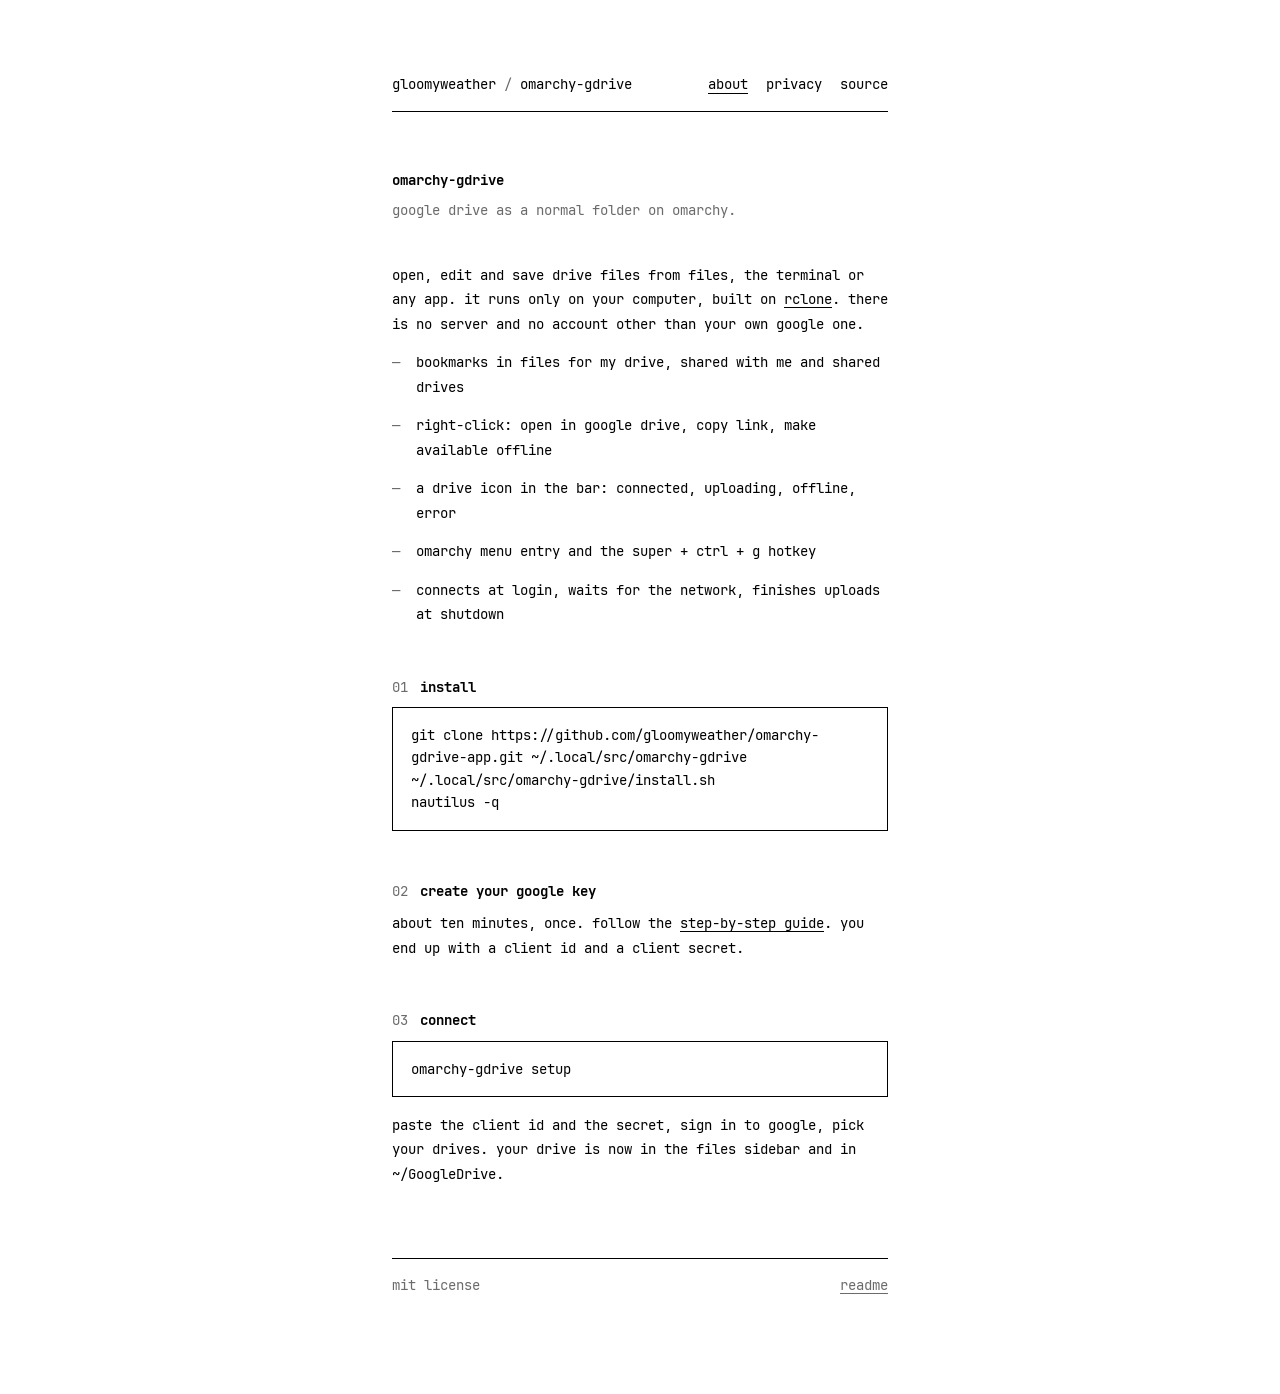
<file: docs/index.html>
<!doctype html>
<html lang="en">
<head>
<meta charset="utf-8">
<meta name="viewport" content="width=device-width, initial-scale=1">
<title>omarchy-gdrive</title>
<meta name="description" content="google drive as a normal folder on omarchy, built on rclone.">
<link rel="stylesheet" href="style.css?v=3">
</head>
<body>
<main>
<header>
  <span class="crumbs"><a href="https://gloomyweather.github.io/">gloomyweather</a><span class="sep">/</span><a href="./">omarchy-gdrive</a></span>
  <nav><a href="./" aria-current="page">about</a><a href="privacy.html">privacy</a><a href="https://github.com/gloomyweather/omarchy-gdrive-app">source</a></nav>
</header>

<h1>omarchy-gdrive</h1>
<p class="lead">google drive as a normal folder on omarchy.</p>

<p>open, edit and save drive files from files, the terminal or any app. it runs
only on your computer, built on <a href="https://rclone.org/">rclone</a>. there is
no server and no account other than your own google one.</p>

<ul>
  <li>bookmarks in files for my drive, shared with me and shared drives</li>
  <li>right-click: open in google drive, copy link, make available offline</li>
  <li>a drive icon in the bar: connected, uploading, offline, error</li>
  <li>omarchy menu entry and the <code>super + ctrl + g</code> hotkey</li>
  <li>connects at login, waits for the network, finishes uploads at shutdown</li>
</ul>

<h2><span>01</span>install</h2>
<pre>git clone https://github.com/gloomyweather/omarchy-gdrive-app.git ~/.local/src/omarchy-gdrive
~/.local/src/omarchy-gdrive/install.sh
nautilus -q</pre>

<h2><span>02</span>create your google key</h2>
<p>about ten minutes, once. follow the
<a href="https://github.com/gloomyweather/omarchy-gdrive-app/blob/main/OAUTH.md">step-by-step guide</a>.
you end up with a client id and a client secret.</p>

<h2><span>03</span>connect</h2>
<pre>omarchy-gdrive setup</pre>
<p>paste the client id and the secret, sign in to google, pick your drives.
your drive is now in the files sidebar and in <code>~/GoogleDrive</code>.</p>

<footer>
  <span>mit license</span>
  <a href="https://github.com/gloomyweather/omarchy-gdrive-app/blob/main/README.md">readme</a>
</footer>
</main>
</body>
</html>
</file>
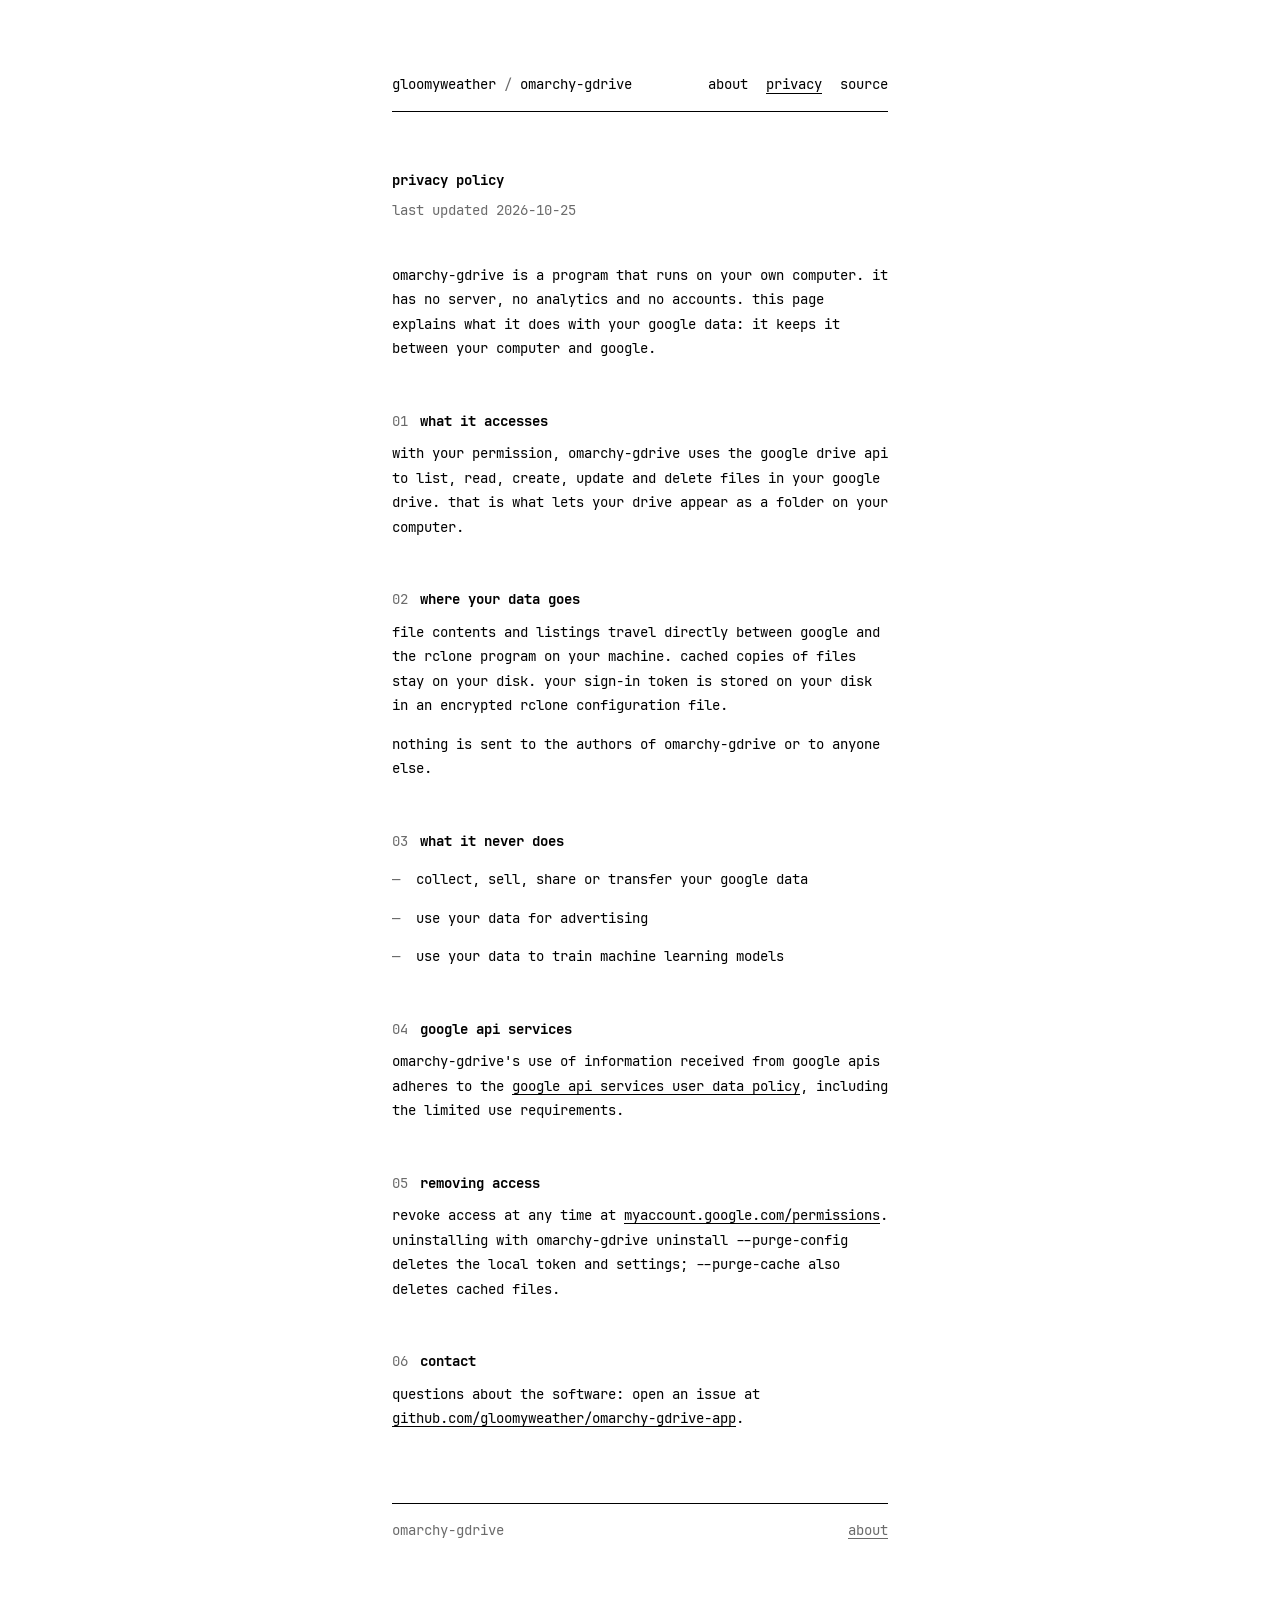
<file: docs/privacy.html>
<!doctype html>
<html lang="en">
<head>
<meta charset="utf-8">
<meta name="viewport" content="width=device-width, initial-scale=1">
<title>omarchy-gdrive · privacy policy</title>
<meta name="description" content="privacy policy of omarchy-gdrive.">
<link rel="stylesheet" href="style.css?v=3">
</head>
<body>
<main>
<header>
  <span class="crumbs"><a href="https://gloomyweather.github.io/">gloomyweather</a><span class="sep">/</span><a href="./">omarchy-gdrive</a></span>
  <nav><a href="./">about</a><a href="privacy.html" aria-current="page">privacy</a><a href="https://github.com/gloomyweather/omarchy-gdrive-app">source</a></nav>
</header>

<h1>privacy policy</h1>
<p class="lead">last updated 2026-10-25</p>

<p>omarchy-gdrive is a program that runs on your own computer. it has no server,
no analytics and no accounts. this page explains what it does with your google
data: it keeps it between your computer and google.</p>

<h2><span>01</span>what it accesses</h2>
<p>with your permission, omarchy-gdrive uses the google drive api to list, read,
create, update and delete files in your google drive. that is what lets your
drive appear as a folder on your computer.</p>

<h2><span>02</span>where your data goes</h2>
<p>file contents and listings travel directly between google and the rclone
program on your machine. cached copies of files stay on your disk. your sign-in
token is stored on your disk in an encrypted rclone configuration file.</p>
<p>nothing is sent to the authors of omarchy-gdrive or to anyone else.</p>

<h2><span>03</span>what it never does</h2>
<ul>
  <li>collect, sell, share or transfer your google data</li>
  <li>use your data for advertising</li>
  <li>use your data to train machine learning models</li>
</ul>

<h2><span>04</span>google api services</h2>
<p>omarchy-gdrive's use of information received from google apis adheres to the
<a href="https://developers.google.com/terms/api-services-user-data-policy">google api services user data policy</a>,
including the limited use requirements.</p>

<h2><span>05</span>removing access</h2>
<p>revoke access at any time at
<a href="https://myaccount.google.com/permissions">myaccount.google.com/permissions</a>.
uninstalling with <code>omarchy-gdrive uninstall --purge-config</code> deletes the
local token and settings; <code>--purge-cache</code> also deletes cached files.</p>

<h2><span>06</span>contact</h2>
<p>questions about the software: open an issue at
<a href="https://github.com/gloomyweather/omarchy-gdrive-app/issues">github.com/gloomyweather/omarchy-gdrive-app</a>.</p>

<footer>
  <span>omarchy-gdrive</span>
  <a href="./">about</a>
</footer>
</main>
</body>
</html>
</file>
<file: docs/style.css>
@font-face { font-family: "JetBrains Mono"; font-style: normal; font-weight: 400; font-display: swap; src: url("fonts/JetBrainsMono-Regular.woff2") format("woff2"); }
@font-face { font-family: "JetBrains Mono"; font-style: normal; font-weight: 700; font-display: swap; src: url("fonts/JetBrainsMono-Bold.woff2") format("woff2"); }
@font-face { font-family: "JetBrains Mono"; font-style: italic; font-weight: 400; font-display: swap; src: url("fonts/JetBrainsMono-Italic.woff2") format("woff2"); }
:root {
  --ink: #000;
  --paper: #fff;
  --faint: #6b6b6b;
}
@media (prefers-color-scheme: dark) {
  :root { --ink: #fff; --paper: #000; --faint: #8a8a8a; }
}
* { box-sizing: border-box; }
html { background: var(--paper); color: var(--ink); }
body {
  margin: 0;
  font-family: "JetBrains Mono", ui-monospace, monospace;
  font-size: 14px;
  line-height: 1.75;
  -webkit-font-smoothing: antialiased;
}
main { max-width: 68ch; margin: 0 auto; padding: 72px 24px 96px; }
header { display: flex; flex-wrap: wrap; justify-content: space-between; gap: 4px 16px; padding-bottom: 14px; border-bottom: 1px solid var(--ink); margin-bottom: 56px; }
header a { text-decoration: none; }
header nav a + a { margin-left: 18px; }
header .sep { color: var(--faint); margin: 0 1ch; }
header nav a[aria-current] { text-decoration: underline; text-underline-offset: 4px; }
h1 { font-size: 14px; font-weight: 700; margin: 0 0 6px; }
h2 { font-size: 14px; font-weight: 700; margin: 48px 0 8px; }
h2 span { color: var(--faint); font-weight: 400; margin-right: 12px; }
p, li { margin: 0 0 14px; }
ul { padding-left: 0; list-style: none; }
li { position: relative; padding-left: 3ch; }
li::before { content: "—"; position: absolute; left: 0; color: var(--faint); }
.lead { color: var(--faint); margin-bottom: 40px; }
a { color: inherit; text-decoration: underline; text-decoration-thickness: 1px; text-underline-offset: 3px; }
a:hover { text-decoration-thickness: 2px; }
code, pre { font-family: inherit; }
pre { border: 1px solid var(--ink); padding: 16px 18px; margin: 0 0 16px; line-height: 1.6; white-space: pre-wrap; overflow-wrap: anywhere; }
footer { margin-top: 72px; padding-top: 14px; border-top: 1px solid var(--ink); color: var(--faint); display: flex; justify-content: space-between; gap: 16px; flex-wrap: wrap; }
::selection { background: var(--ink); color: var(--paper); }
</file>
